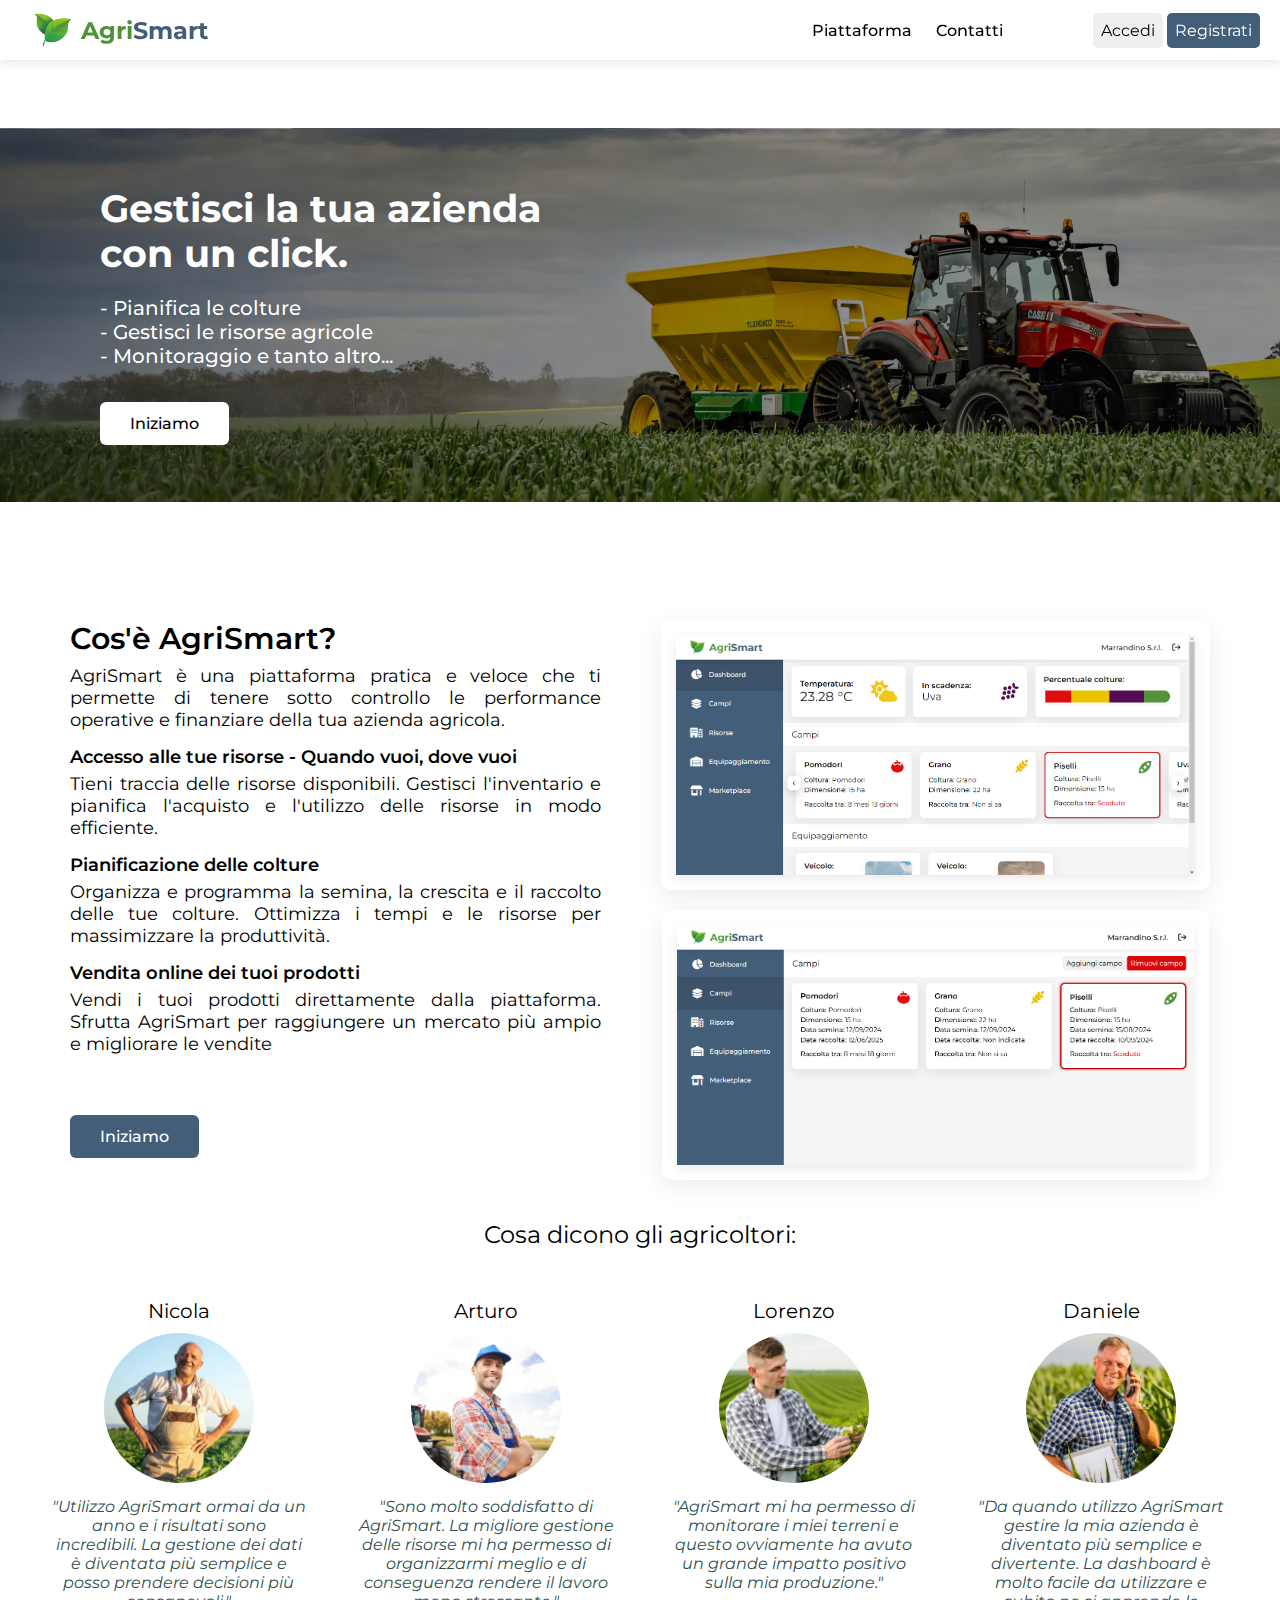
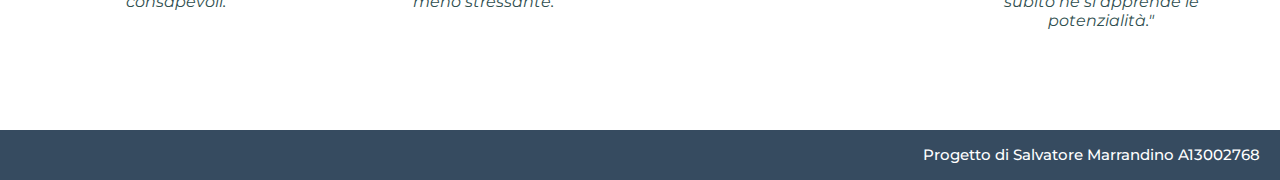
<file: agrismart/index.html>
<!DOCTYPE html>
<html lang="en">
<head>
    <meta charset="UTF-8">
    <meta name="viewport" content="width=device-width, initial-scale=1.0">
    <link rel="icon" type="image/x-icon" href="img/favicon.ico">
    <link rel="stylesheet" href="style_index.css">
    <title>AgriSmart - Home</title>
</head>
<body>
    <div class="container">
        <div class="topbar">
            <div class="logo">
                <a id="link-logo" href="index.html">
                    <img src="img/leaf.png">
                    <h2 style="color: #52923a;">Agri</h2>
                    <h2 style="color: #435e78;">Smart</h2>
                </a>
            </div>
            <div class="topbar-right">
                <div class="links">
                    <a href="main-page/platform.html">Piattaforma</a>
                    <a href="main-page/contacts.html">Contatti</a>
                </div>
                <div class="access-buttons">
                    <a href="main-page/login.php"><button id="login-btn">Accedi</button></a>
                    <a href="main-page/signup.php"><button id="register-btn">Registrati</button></a>
                </div>
            </div>
        </div>
        <div class="main">
            <section class="intro-section">
                <img src="img/back.jpg" alt="foto" id="background-img">
                <div class="content">
                    <div class="title">
                        <h2>Gestisci la tua azienda</h2>
                        <h2>con un click.</h2>
                    </div>
                    <div class="text-section">
                        <p>- Pianifica le colture</p>
                        <p>- Gestisci le risorse agricole</p>
                        <p>- Monitoraggio e tanto altro...</p>
                    </div>
                    <a href="main-page/signup.php"><button>Iniziamo</button></a>
                </div>
            </section>
            <section class="description">
                <div class="columns">
                    <div class="column">
                        <div class="column-content">
                            <div class="title">
                                <p>Cos'è AgriSmart?</p>
                            </div>
                            <div class="text">
                                <p>AgriSmart è una piattaforma pratica e veloce che ti permette di tenere sotto controllo le performance operative e finanziare della tua azienda agricola.</p>
                                <p class="mid-title">Accesso alle tue risorse - Quando vuoi, dove vuoi</p>
                                <p>Tieni traccia delle risorse disponibili. Gestisci l'inventario e pianifica l'acquisto e l'utilizzo delle risorse in modo efficiente.</p>
                                <p class="mid-title">Pianificazione delle colture</p>
                                <p>Organizza e programma la semina, la crescita e il raccolto delle tue colture. Ottimizza i tempi e le risorse per massimizzare la produttività.</p>
                                <p class="mid-title">Vendita online dei tuoi prodotti</p>
                                <p>Vendi i tuoi prodotti direttamente dalla piattaforma. Sfrutta AgriSmart per raggiungere un mercato più ampio e migliorare le vendite</p>
                            </div>
                            <a href="main-page/signup.php"><button>Iniziamo</button></a>
                        </div>
                    </div>
                    <div class="column">
                        <div class="card" id="up-card">
                            <img src="img/ImmagineDashboard.png" alt="">
                        </div>
                        <div class="card" id="bottom-card">
                            <img src="img/ImmagineFields.png" alt="">
                    </div>
                </div>
            </section>
            <section class="cards-title">
                <p>Cosa dicono gli agricoltori:</p>
            </section>
            <section class="reviews">
                <div class="columns">
                    <div class="column">
                        <div class="name">Nicola</div>
                        <img src="img/farmer3.jpg" alt="">
                        <p>"Utilizzo AgriSmart ormai da un anno e i risultati sono incredibili. La gestione dei dati è diventata più semplice e posso prendere decisioni più consapevoli."</p>
                    </div>
                    <div class="column">
                        <div class="name">Arturo</div>
                        <img src="img/farmer4.jpg" alt="">
                        <p>"Sono molto soddisfatto di AgriSmart. La migliore gestione delle risorse mi ha permesso di organizzarmi meglio e di conseguenza rendere il lavoro meno stressante."</p>
                    </div>
                    <div class="column">
                        <div class="name">Lorenzo</div>
                        <img src="img/farmer1.jpg" alt="">
                        <p>"AgriSmart mi ha permesso di monitorare i miei terreni e questo ovviamente ha avuto un grande impatto positivo sulla mia produzione."</p>
                    </div>
                    <div class="column">
                        <div class="name">Daniele</div>
                        <img src="img/farmer2.jpg" alt="">
                        <p>"Da quando utilizzo AgriSmart gestire la mia azienda è diventato più semplice e divertente. La dashboard è molto facile da utilizzare e subito ne si apprende le potenzialità."</p>               
                    </div>
                </div>
            </section>
            <div class="divisore"></div>
            <div class="footer">
                <div id="footer-text">Progetto di Salvatore Marrandino A13002768</div>
            </div>
        </div>
    </div>
</body>
</html>
</file>
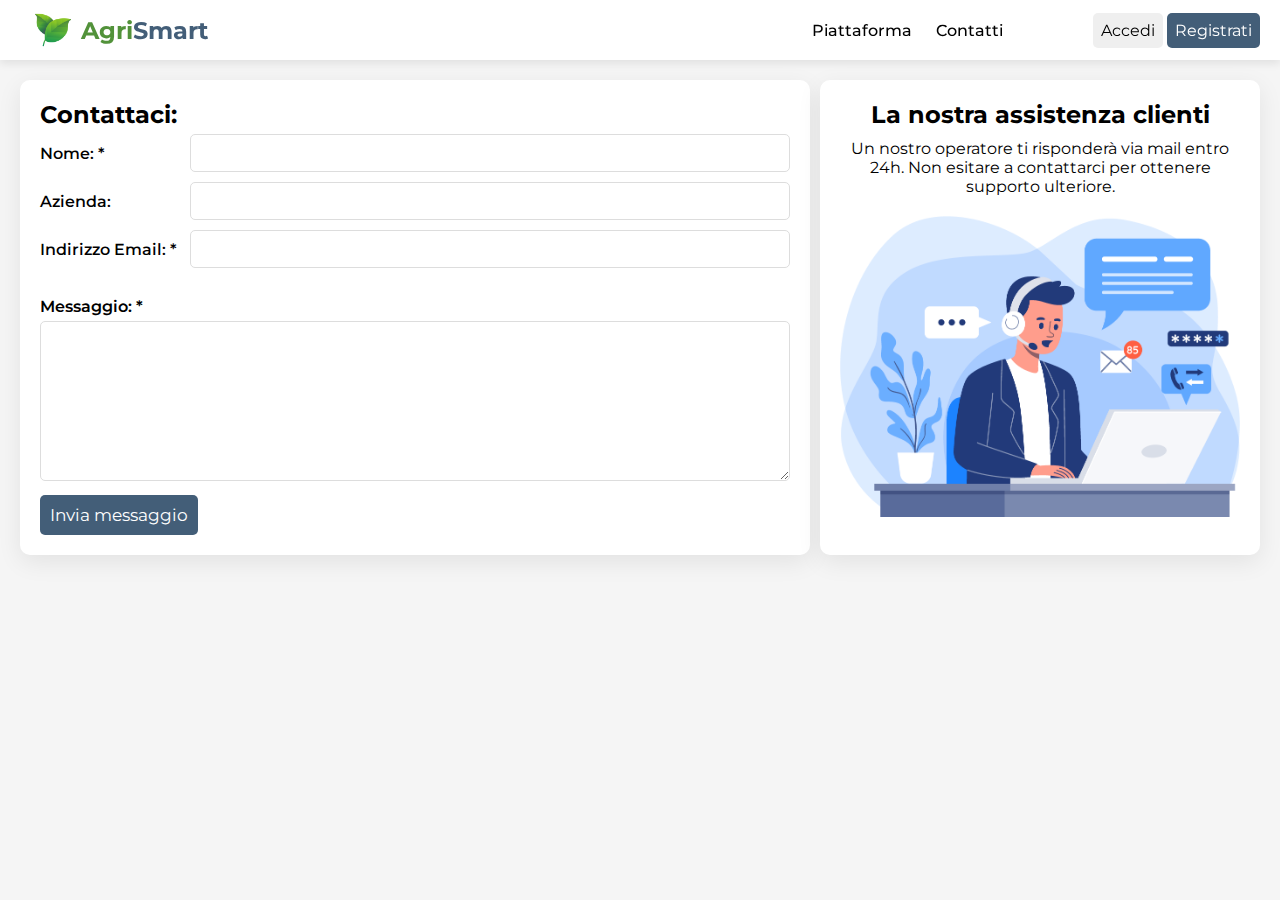
<file: agrismart/main-page/contacts.html>
<!DOCTYPE html>
<html lang="en">
<head>
    <meta charset="UTF-8">
    <meta name="viewport" content="width=device-width, initial-scale=1.0">
    <link rel="stylesheet" href="/agrismart/main-page/styles/style_contacts.css">
    <link rel="icon" type="image/x-icon" href="/agrismart/img/favicon.ico">
    <title>AgriSmart - Contatti</title>
</head>
<body>
    <div class="container">
        <div class="topbar">
            <div class="logo">
                <a id="link-logo" href="../index.html">
                    <img src="../img/leaf.png">
                    <h2 style="color: #52923a;">Agri</h2>
                    <h2 style="color: #435e78;">Smart</h2>
                </a>
            </div>
            <div class="topbar-right">
                <div class="links">
                    <a href="platform.html">Piattaforma</a>
                    <a href="contacts.html">Contatti</a>
                </div>
                <div class="access-buttons">
                    <a href="login.php"><button id="login-btn">Accedi</button></a>
                    <a href="signup.php"><button id="register-btn">Registrati</button></a>
                </div>
            </div>
        </div>
        <div class="main">
            <div class="cards">
                <div class="card" id="form-card">
                    <h2 class="form-title">Contattaci:</h2>
                    <form method="POST" id="form">
                        <input type="hidden" name="access_key" value="efdceae5-4e32-4d93-bf89-7e466c2e96df">
                        <input type="hidden" name="redirect" value="">
                        <div class="form-field">
                            <label>Nome: *</label>
                            <input type="text" name="name" required>
                        </div>
                        <div class="form-field">
                            <label>Azienda:</label>
                            <input type="text" name="azienda">
                        </div>
                        <div class="form-field">
                            <label>Indirizzo Email: *</label>
                            <input type="email" name="email" required id="email">
                        </div>
                        <br>
                        <div id="message">Messaggio: *</div>
                        <textarea rows="8" id="message-text" name="Messaggio" required></textarea>
                        <div class="submit-zone">
                            <button id="send-button" type="submit" onclick="">Invia messaggio</button>
                            <div id="result"></div>
                        </div>
                    </form>
                </div>
                <div class="card" id="info-card">
                    <h2>La nostra assistenza clienti</h2>
                    <p id="info-text">Un nostro operatore ti risponderà via mail entro 24h. Non esitare a contattarci per ottenere supporto ulteriore.</p>
                    <img src="/agrismart/img/help.png" alt="foto" style="width:400px;margin-top: 15px;">
                </div>
            </div>
        </div>
    </div>
</body>
<script src="scripts/contacts.js"></script>
<script>
    window.onload = function() {
        document.getElementById("form").reset();
    };
</script>
</html>
</file>
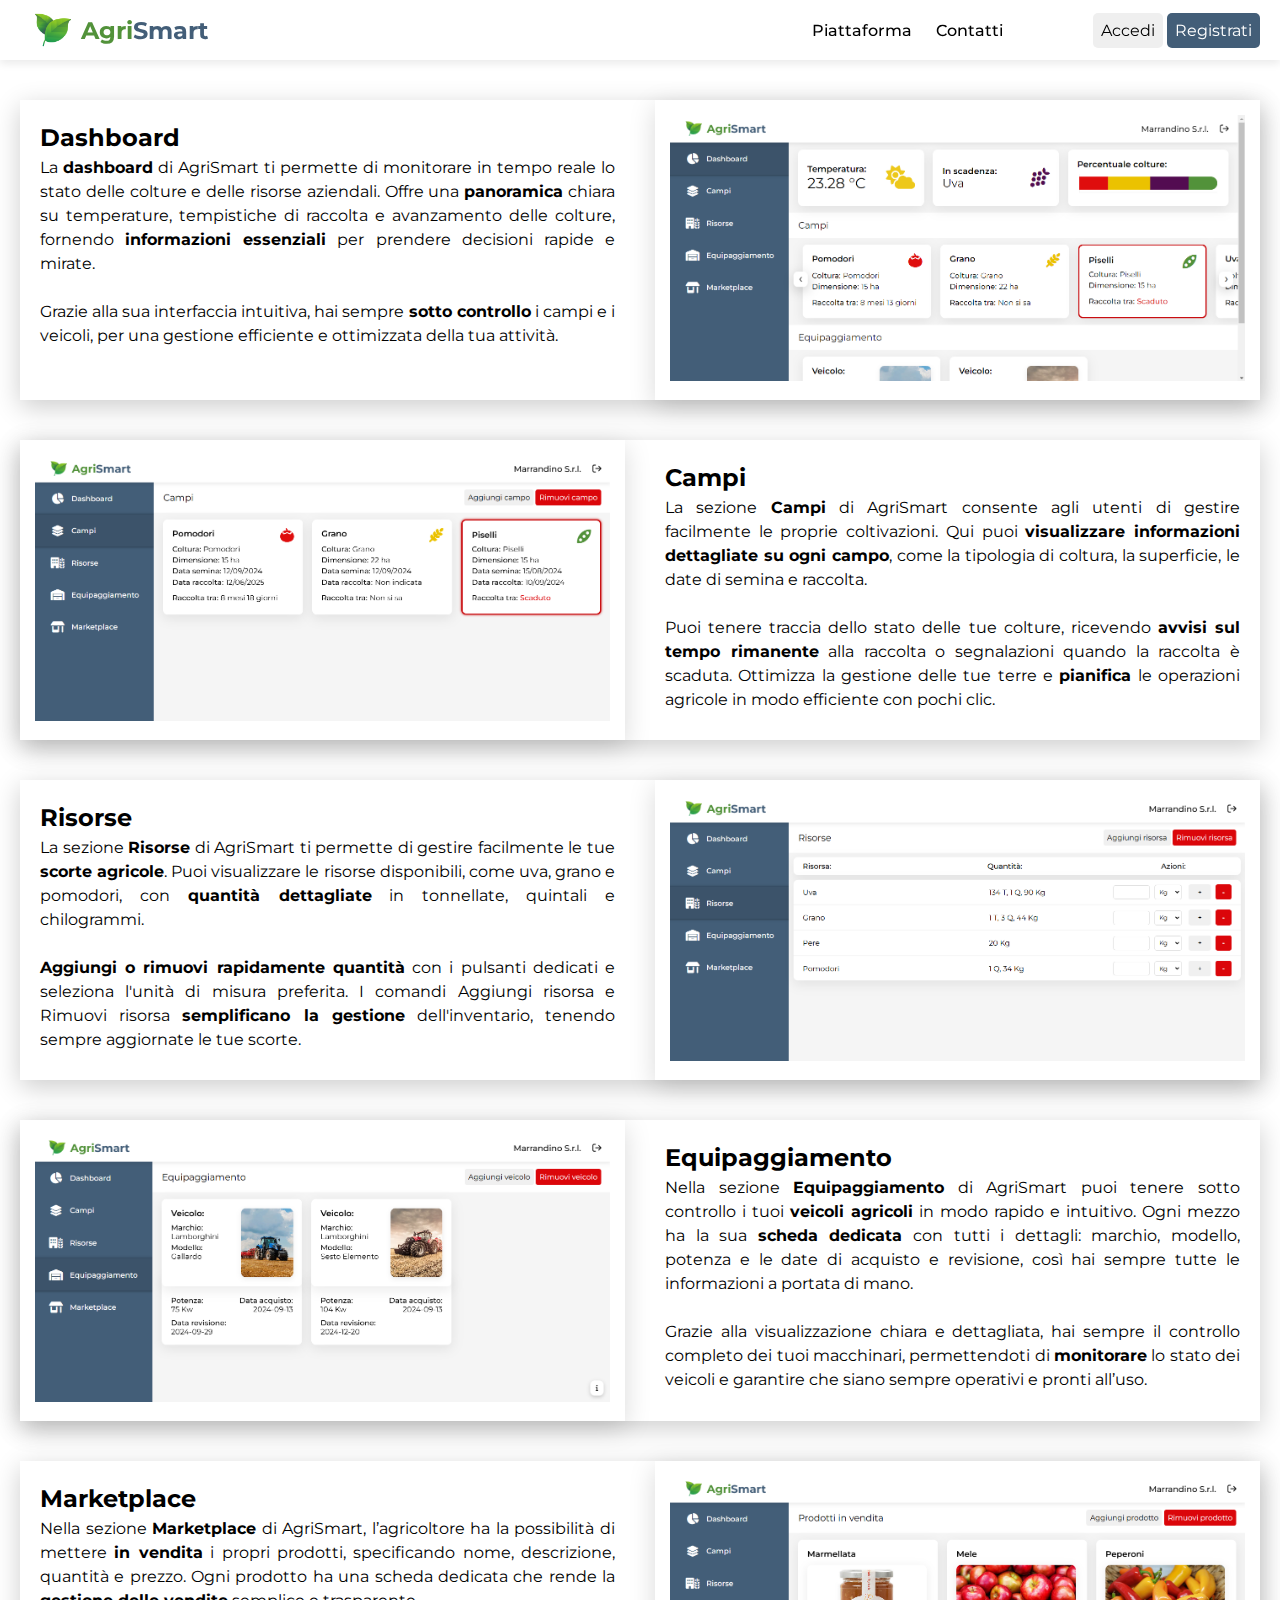
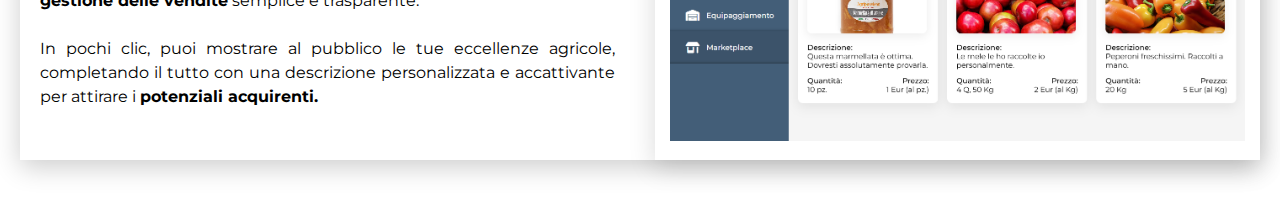
<file: agrismart/main-page/platform.html>
<!DOCTYPE html>
<html lang="en">
<head>
    <meta charset="UTF-8">
    <meta name="viewport" content="width=device-width, initial-scale=1.0">
    <link rel="icon" type="image/x-icon" href="/agrismart/img/favicon.ico">
    <link rel="stylesheet" href="/agrismart/main-page/styles/style_platform.css">
    <title>AgriSmart - Piattaforma</title>
</head>
<body>
    <div class="container">
        <div class="topbar">
            <div class="logo">
                <a id="link-logo" href="../index.html">
                    <img src="../img/leaf.png">
                    <h2 style="color: #52923a;">Agri</h2>
                    <h2 style="color: #435e78;">Smart</h2>
                </a>
            </div>
            <div class="topbar-right">
                <div class="links">
                    <a href="platform.html">Piattaforma</a>
                    <a href="contacts.html">Contatti</a>
                </div>
                <div class="access-buttons">
                    <a href="login.php"><button id="login-btn">Accedi</button></a>
                    <a href="signup.php"><button id="register-btn">Registrati</button></a>
                </div>
            </div>
        </div>
        <div class="main">
            <div class="row-container">
                <div class="row">
                    <div class="text">
                        <h2>Dashboard</h2>
                        <p>La <strong>dashboard</strong> di AgriSmart ti permette di monitorare in tempo reale lo stato delle colture e delle risorse aziendali. Offre una <strong>panoramica</strong> chiara su temperature, tempistiche di raccolta e avanzamento delle colture, fornendo <strong>informazioni essenziali</strong> per prendere decisioni rapide e mirate. </p><br><p>Grazie alla sua interfaccia intuitiva, hai sempre <strong>sotto controllo</strong> i campi e i veicoli, per una gestione efficiente e ottimizzata della tua attività.</p>
                    </div>
                    <div class="image">
                        <img src="../img/ImmagineDashboard.png" alt="Immagine 1">
                    </div>
                </div>
                <div class="row">
                    <div class="image">
                        <img src="../img/ImmagineFields.png" alt="Immagine 2">
                    </div>
                    <div class="text">
                        <h2>Campi</h2>
                        <p>La sezione <strong>Campi</strong> di AgriSmart consente agli utenti di gestire facilmente le proprie coltivazioni. Qui puoi <strong>visualizzare informazioni dettagliate su ogni campo</strong>, come la tipologia di coltura, la superficie, le date di semina e raccolta. </p><br><p>Puoi tenere traccia dello stato delle tue colture, ricevendo <strong>avvisi sul tempo rimanente</strong> alla raccolta o segnalazioni quando la raccolta è scaduta. Ottimizza la gestione delle tue terre e <strong>pianifica</strong> le operazioni agricole in modo efficiente con pochi clic.</p>
                    </div>
                </div>
                <div class="row">
                    <div class="text">
                        <h2>Risorse</h2>
                        <p>
                            La sezione <strong>Risorse</strong> di AgriSmart ti permette di gestire facilmente le tue <strong>scorte agricole</strong>. Puoi visualizzare le risorse disponibili, come uva, grano e pomodori, con <strong>quantità dettagliate</strong> in tonnellate, quintali e chilogrammi.</p>
                        <br> 
                        <p><strong>Aggiungi o rimuovi rapidamente quantità</strong> con i pulsanti dedicati e seleziona l'unità di misura preferita. I comandi Aggiungi risorsa e Rimuovi risorsa <strong>semplificano la gestione</strong> dell'inventario, tenendo sempre aggiornate le tue scorte.</p>
                    </div>
                    <div class="image">
                        <img src="../img/ImmagineResources.png" alt="Immagine 3">
                    </div>
                </div>
                <div class="row">
                    <div class="image">
                        <img src="../img/ImmagineVeicoli.png" alt="Immagine 2">
                    </div>
                    <div class="text">
                        <h2>Equipaggiamento</h2>
                        <p>
                            Nella sezione <strong>Equipaggiamento</strong> di AgriSmart puoi tenere sotto controllo i tuoi <strong>veicoli agricoli</strong> in modo rapido e intuitivo. Ogni mezzo ha la sua <strong>scheda dedicata</strong> con tutti i dettagli: marchio, modello, potenza e le date di acquisto e revisione, così hai sempre tutte le informazioni a portata di mano.</p>
                        <br>
                        <p>Grazie alla visualizzazione chiara e dettagliata, hai sempre il controllo completo dei tuoi macchinari, permettendoti di <strong>monitorare</strong> lo stato dei veicoli e garantire che siano sempre operativi e pronti all’uso.</p>
                        </div>
                </div>
                <div class="row">
                    <div class="text">
                        <h2>Marketplace</h2>
                        <p>Nella sezione <strong>Marketplace</strong> di AgriSmart, l’agricoltore ha la possibilità di mettere <strong>in vendita</strong> i propri prodotti, specificando nome, descrizione, quantità e prezzo. Ogni prodotto ha una scheda dedicata che rende la <strong>gestione delle vendite</strong> semplice e trasparente.</p>
                        <br>
                        <p>In pochi clic, puoi mostrare al pubblico le tue eccellenze agricole, completando il tutto con una descrizione personalizzata e accattivante per attirare i <strong>potenziali acquirenti.</strong></p>
                    </div>
                    <div class="image">
                        <img src="../img/ImmagineMarket.png" alt="Immagine 3">
                    </div>
                </div>
            </div>
        </div>
    </div>
</body>
</html>
</file>
<file: agrismart/style_index.css>
@import url('https://fonts.googleapis.com/css2?family=Montserrat:wght@300;400;500;600;700&display=swap');

*{
    margin: 0;
    padding: 0;
    box-sizing: border-box;
    font-family: 'Montserrat', sans-serif;
}
.main{
    position: absolute;
    width: 100%;
    height: calc(100% - 60px);
    top: 60px;
}

/*topbar e logo*/
.topbar{
    position: fixed;
    background-color: #fff;
    box-shadow: 0 4px 8px 0 rgba(0,0,0,0.08);
    padding: 0 20px;
    height: 60px;
    width: 100%;
    display: flex;
    justify-content: space-between;
    align-items: center;
    z-index: 1;
}
.topbar-right{
    display: flex;
    flex-direction: row;
    align-items: center;
}
.topbar #link-logo{
    display: flex;
    align-items: center;
    text-decoration: none;
    padding-left: 15px;
}
.topbar .logo img{
    width: 36px;
    margin-right: 10px;
}
.topbar #login-btn{
    padding: 8px;
    border: none;
    border-radius: 5px;
    font-size: 16px;
    cursor: pointer;
    transition: 0.08s;
    margin-left: 80px;
}
.topbar #register-btn{
    padding: 8px;
    border: none;
    border-radius: 5px;
    font-size: 16px;
    cursor: pointer;
    transition: 0.08s;
    background-color:#435e78;
    color: #fff;
}
.topbar #register-btn:hover{
    background-color:#364b60;
}
.topbar #login-btn:hover{
    background-color: #7b8ea1;
    color:#fff;
}
.topbar .links a{
    text-decoration: none;
    padding: 10px;
    font-weight: 500;
    color: black;
}
.topbar .links a:hover{
    text-decoration:underline;
    text-underline-offset: 5px;
    transition: 0.5s;
}

/*Sezione iniziale*/
.intro-section{
    margin-top: 30px;
    height: 50vh;
    display: flex;
    align-items: center;
}
.intro-section #background-img{
    position:absolute;
    width: 100%;
    z-index: -1;
}
.intro-section .content {
    margin-left: 100px;
    color: #fff;
}
.intro-section .content .title{
    font-size: 25px;
    font-weight: 100;
    margin-bottom: 20px;
}
.intro-section .content .text-section{
    font-size: 20px;
    font-weight: 480;
    margin-bottom: 4px;
}
.intro-section .content button {
    background: #fff;
    padding: 12px 30px;
    font-size: 1rem;
    border-radius: 6px;
    margin-top: 30px;
    font-weight: 500;
    border: none;
    cursor: pointer;
    transition: 0.08s;
}
.intro-section .content button:hover {
    color: #fff;
    background: #364b60;
}
  
/*Descrizione*/
.description{
    margin-top:40px;
}
.description .columns{
    width: 100%;
    padding: 20px 50px;
    display: flex;
    flex-direction: row;
    justify-content: space-between;
    grid-gap: 20px;
    max-height: 800px;
}
.description .column{
    padding: 20px;
    display:flex;
    flex-direction: column;
    align-items: center;
}
.description .title{
    font-size: 30px;
    font-weight: 600;
    margin-bottom: 8px;
}
.description .text{
    font-size: 18px;
    text-align: justify;
}
.description .mid-title{
    margin-top: 15px;
    margin-bottom: 5px;
    font-weight: 600;
}
.description button{
    margin-top: 60px;
    background: #435e78;
    color: #fff;
    padding: 12px 30px;
    font-size: 1rem;
    border-radius: 6px;
    font-weight: 500;
    border: none;
    cursor: pointer;
    transition: 0.08s;
}
.description button:hover{
    background-color:#364b60;
}
.description img, .description video {
    object-fit: cover;
    height: 240px;
    box-shadow: 0 4px 10px rgba(0,0,0,0.08);
}
.description .card{
    padding: 15px;
    display:flex;
    align-items: center;
    justify-content: space-between;
    background: #fff;
    border-radius: 10px;
    box-shadow: 0 7px 25px rgba(0,0,0,0.08);
}
.description #up-card{
    margin-bottom: 20px;
}

/*Recensioni*/
.cards-title{
    font-size: 24px;
    text-align: center;
}
.reviews .columns{
    display: grid;
    grid-template-columns: repeat(4,1fr);
    width: 100%;
    padding:50px;
    grid-gap:50px;
}
.reviews .column{
    text-align: center;
}
.reviews .column img{
    width: 150px;
    border-radius: 100%;
}
.reviews .column .name{
    font-size: 20px;
    margin-bottom: 10px;
}
.reviews .column p{
    margin-top: 10px;
    font-style: italic;
    color: darkslategrey;
}

/*Altri elementi*/
.divisore{
    height: 50px;
    width: 100%;
}
.footer{
    position:absolute;
    height: 50px;
    width: 100%;
    background-color: #364b60;
    z-index: -1;
}
#footer-text{
    margin-top: 15px;
    margin-right: 20px;
    text-align: right;
    font-size:15px;
    font-weight: 500;
    color: #fff;
}

@media only screen and (min-width: 1440px) {
    .description img {
        height: 220px;
    }
}
</file>
<file: agrismart/main-page/styles/style_contacts.css>
@import url('https://fonts.googleapis.com/css2?family=Montserrat:wght@300;400;500;600;700&display=swap');

*{
    margin: 0;
    padding: 0;
    box-sizing: border-box;
    font-family: 'Montserrat', sans-serif;
}
.main{
    position: absolute;
    width: 100%;
    height: calc(100% - 60px);
    top: 60px;
    background: #f5f5f5;
}

/*Topbar e logo*/
.topbar{
    position: fixed;
    background-color: #fff;
    box-shadow: 0 4px 8px 0 rgba(0,0,0,0.08);
    padding: 0 20px;
    height: 60px;
    width: 100%;
    display: flex;
    justify-content: space-between;
    align-items: center;
    z-index: 1;
}
.topbar-right{
    display: flex;
    flex-direction: row;
    align-items: center;
}
.topbar #link-logo{
    display: flex;
    align-items: center;
    text-decoration: none;
    padding-left: 15px;
}
.topbar .logo img{
    width: 36px;
    margin-right: 10px;
}
.topbar #login-btn{
    padding: 8px;
    border: none;
    border-radius: 5px;
    font-size: 16px;
    cursor: pointer;
    transition: 0.2s;
    margin-left: 80px;
}
.topbar #register-btn{
    padding: 8px;
    border: none;
    border-radius: 5px;
    font-size: 16px;
    cursor: pointer;
    transition: 0.2s;
    background-color:#435e78;
    color: #fff;
}
.topbar #register-btn:hover{
    background-color:#364b60;
}
.topbar #login-btn:hover{
    background-color: #7b8ea1;
    color:#fff;
}
.topbar .links a{
    text-decoration: none;
    padding: 10px;
    font-weight: 500;
    color: black;
}
.topbar .links a:hover{
    text-decoration:underline;
    text-underline-offset: 5px;
    transition: 0.5s;
}

/*Le due card*/
.cards{
    width: 100%;
    padding: 20px;
    display: grid;
    grid-template-columns: 2fr 1fr;
    column-gap: 10px;
}
.card{
    padding: 20px;
    display:flex;
    flex-direction: column;
    gap: 5px;
    background: #fff;
    border-radius: 10px;
    box-shadow: 0 7px 25px rgba(0,0,0,0.08);
}
.cards #info-card{
    align-items: center;
    text-align: center;
}
.cards #info-text{
    margin-top: 5px;
}
.card .form-field{
    margin-bottom: 10px;
    display: grid;
    align-items: center;
    grid-template-columns: 150px auto;
    font-weight: 550;
}
.card input{
    padding: 10px;
    border: 1px solid #ddd;
    border-radius: 5px;
    width: 100%;
}
.card textarea{
    resize: vertical;
    min-height: 160px;
}
.card #message{
    margin-bottom: 5px;
    font-weight: 600;
}
.card #message-text{
    border: 1px solid #ddd;
    border-radius: 5px;
    margin-bottom: 10px;
    width: 100%;
    padding: 10px;
}
.card #send-button{
    padding: 10px;
    background-color:#435e78;
    color: #fff;
    border: none;
    border-radius: 5px;
    font-size: 17px;
    cursor: pointer;
    transition: 0.2s;
}
.card #send-button:hover{
    background-color:#364b60;
}
.card .submit-zone{
    display: flex;
    flex-direction: row;
    align-items: center;
    justify-content: space-between;
}
</file>
<file: agrismart/main-page/styles/style_platform.css>
@import url('https://fonts.googleapis.com/css2?family=Montserrat:wght@300;400;500;600;700&display=swap');

*{
    margin: 0;
    padding: 0;
    box-sizing: border-box;
    font-family: 'Montserrat', sans-serif;
}
.main{
    position: absolute;
    width: 100%;
    height: calc(100% - 60px);
    top: 60px;
}

/*Topbar e logo*/
.topbar{
    position: fixed;
    background-color: #fff;
    box-shadow: 0 4px 8px 0 rgba(0,0,0,0.08);
    padding: 0 20px;
    height: 60px;
    width: 100%;
    display: flex;
    justify-content: space-between;
    align-items: center;
    z-index: 5;
    top:0;
}
.topbar-right{
    display: flex;
    flex-direction: row;
    align-items: center;
}
.topbar #link-logo{
    display: flex;
    align-items: center;
    text-decoration: none;
    padding-left: 15px;
}
.topbar .logo img{
    width: 36px;
    margin-right: 10px;
}
.topbar #login-btn{
    padding: 8px;
    border: none;
    border-radius: 5px;
    font-size: 16px;
    cursor: pointer;
    transition: 0.2s;
    margin-left: 80px;
}
.topbar #register-btn{
    padding: 8px;
    border: none;
    border-radius: 5px;
    font-size: 16px;
    cursor: pointer;
    transition: 0.2s;
    background-color:#435e78;
    color: #fff;
}
.topbar #register-btn:hover{
    background-color:#364b60;
}
.topbar #login-btn:hover{
    background-color: #7b8ea1;
    color:#fff;
}
.topbar .links a{
    text-decoration: none;
    padding: 10px;
    font-weight: 500;
    color: black;
}
.topbar .links a:hover{
    text-decoration:underline;
    text-underline-offset: 5px;
    transition: 0.5s;
}

/*Le varie card*/
.row-container {
    display: flex;
    flex-wrap: wrap;
    justify-content: center;
    padding: 20px;
}
.row {
    display: flex;
    gap:20px;
    margin: 20px 0;
    box-shadow: 0 7px 25px rgba(0,0,0,0.2);
}
.row .text {
    flex: 1;
    text-align: justify;
    line-height: 1.5;
    padding: 20px;
}
.row .text h2 {
    margin-top: 0;
}
.row .image {
    flex:1;
    padding: 15px;
    background: #fff;
    box-shadow: 0 7px 25px rgba(0,0,0,0.15);
}
.row .image img {
    width: 100%;
    height: auto;
}
</file>
